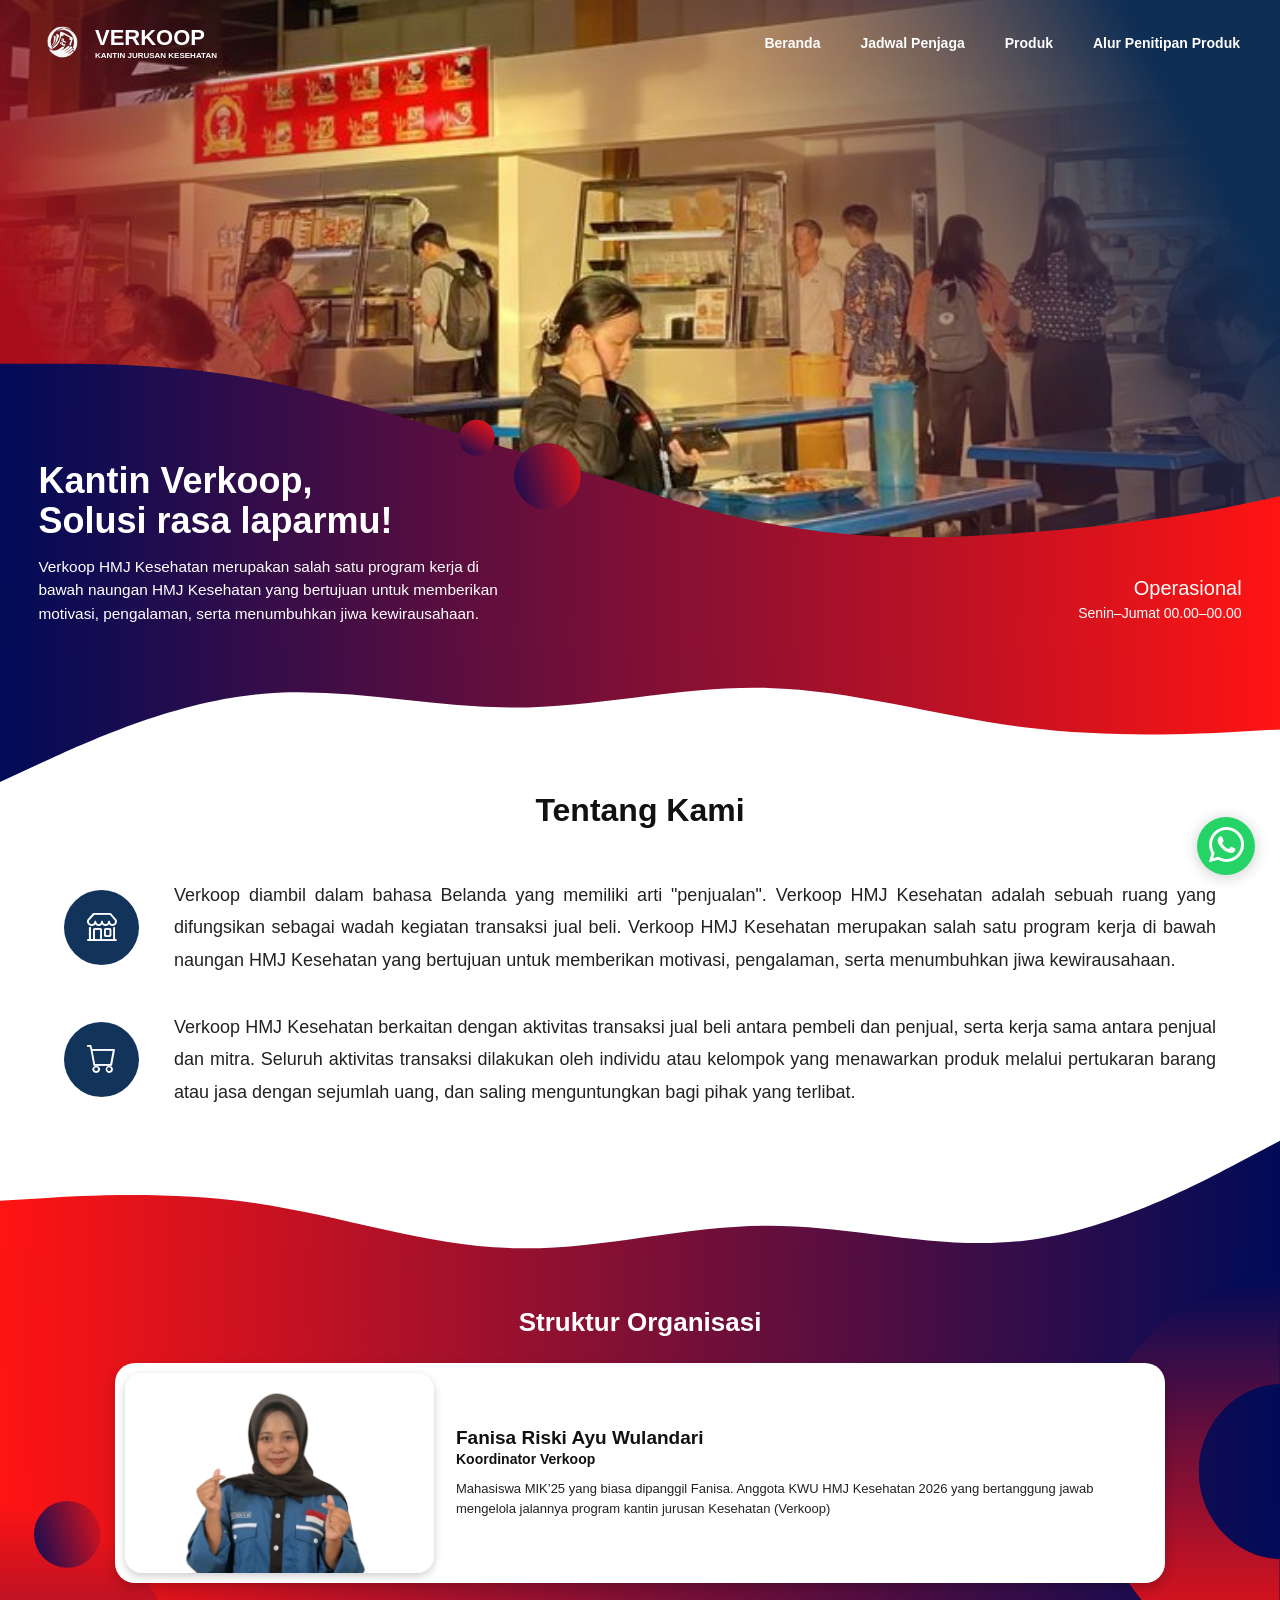
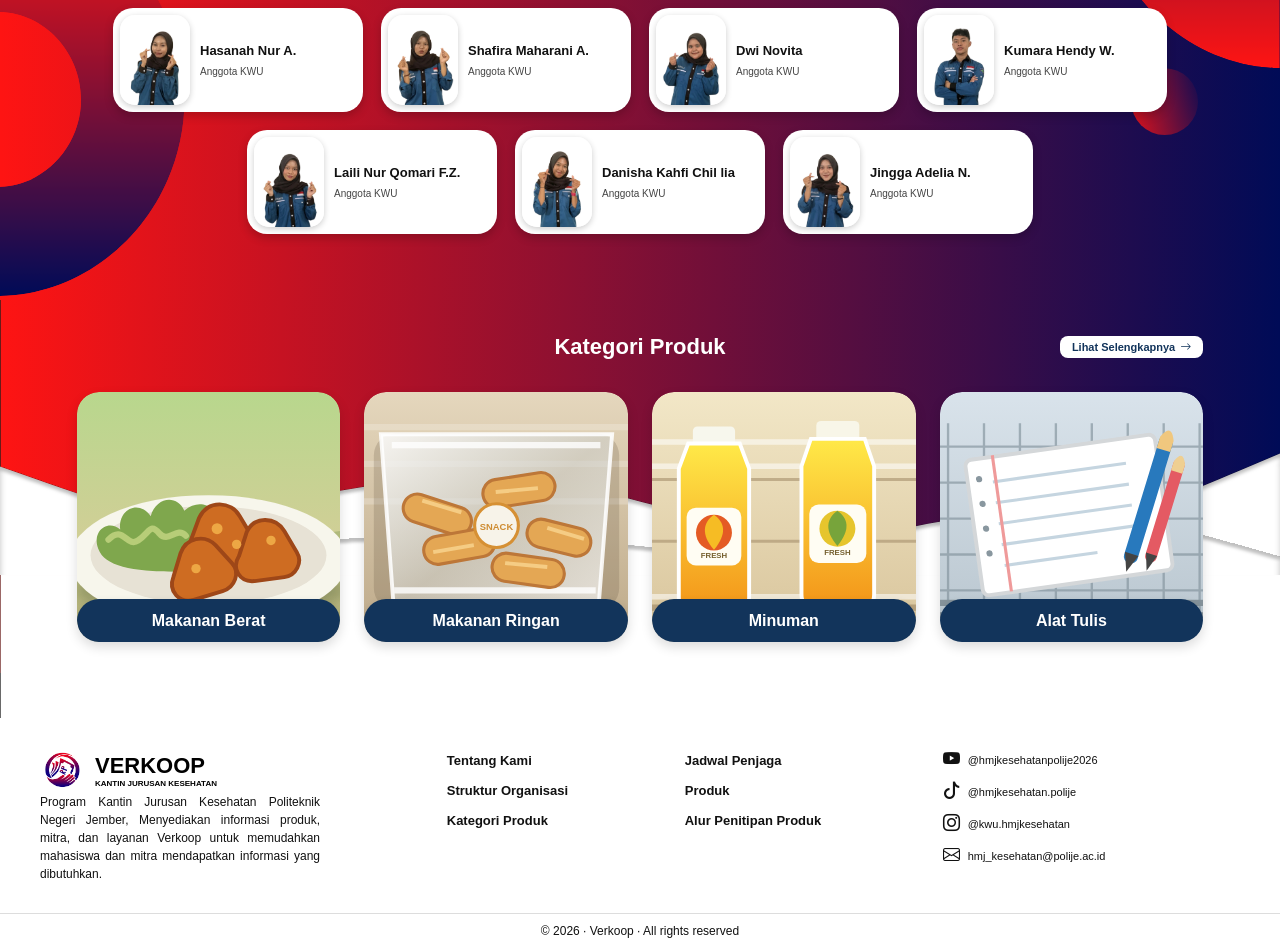
<file: index.html>
<!DOCTYPE html>
<html lang="id">

<head>
    <meta charset="UTF-8">
    <meta name="viewport" content="width=device-width, initial-scale=1.0">
    <title>Verkoop | Kantin Jurusan Kesehatan</title>
    <link rel="stylesheet" href="https://cdn.jsdelivr.net/npm/bootstrap-icons@1.11.3/font/bootstrap-icons.min.css">

    <link rel="stylesheet" href="css/header.css">
    <link rel="stylesheet" href="css/banner.css">
    <link rel="stylesheet" href="css/tentang.css">
    <link rel="stylesheet" href="css/struktur.css">
    <link rel="stylesheet" href="css/kategori.css">
    <link rel="stylesheet" href="css/footer.css">
    <link rel="stylesheet" href="css/whatsapp.css">
    <style>
        body {
            margin: 0;
            padding: 0;
            font-family: Arial, sans-serif;
        }
    </style>
</head>

<body>
    <div id="header"></div>

    <main>
        <div id="banner"></div>
        <div id="tentang"></div>
        <div id="struktur"></div>
        <div id="kategori"></div>
    </main>

    <div id="footer"></div>
    
    <div id="whatsapp"></div>

<script>
    async function loadComponent(id, file) {
        try {
            const response = await fetch(file);

            if (!response.ok) {
                throw new Error(`Gagal memuat ${file}`);
            }

            const data = await response.text();
            document.getElementById(id).innerHTML = data;

        } catch (error) {
            console.error(error);
        }
    }
    
    loadLandingPage();

    function initHeaderScroll() {
    const header = document.querySelector('.main-header');

    if (!header) return;

    function handleScroll() {
        if (window.scrollY > 50) {
            header.classList.add('scrolled');
        } else {
            header.classList.remove('scrolled');
        }
    }

    window.addEventListener('scroll', handleScroll);

    // Memeriksa posisi scroll saat halaman pertama kali dimuat
    handleScroll();
}


    async function loadLandingPage() {
        await loadComponent('header', 'components/header.html');
        initHeaderScroll();
        await loadComponent('banner', 'pages/banner.html');
        await loadComponent('tentang', 'pages/tentang.html');
        await loadComponent('struktur', 'pages/struktur.html');
        await loadComponent('kategori', 'pages/kategori.html');
        await loadComponent('footer', 'components/footer.html');
        await loadComponent('whatsapp', 'components/whatsapp.html');
    }
</script>
</body>
</html>
</file>
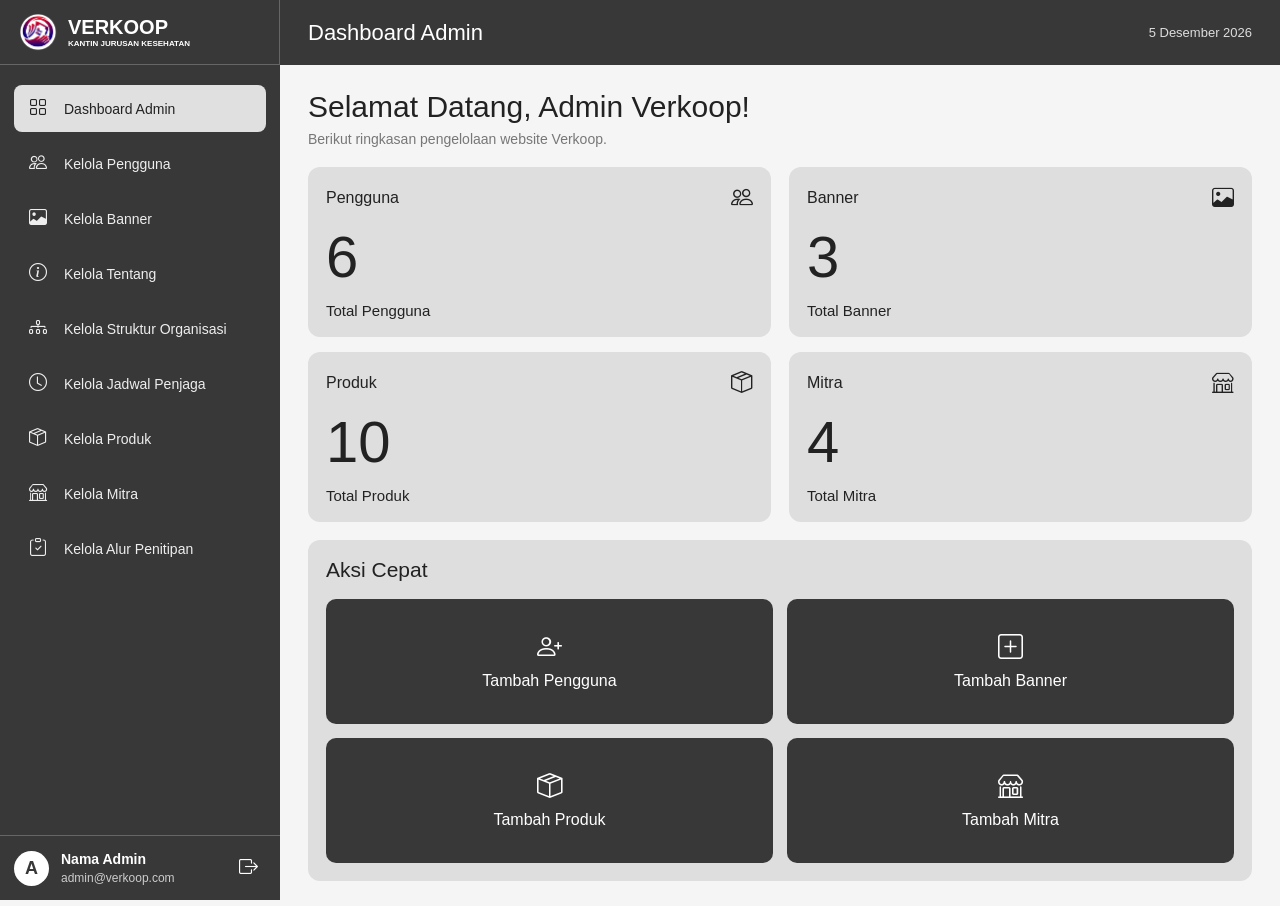
<file: admin/dashboard.html>
<!DOCTYPE html>
<html lang="id">
<head>
    <meta charset="UTF-8">
    <meta name="viewport" content="width=device-width, initial-scale=1.0">

    <title>Dashboard Admin | Verkoop</title>

    <link rel="stylesheet"
        href="https://cdn.jsdelivr.net/npm/bootstrap-icons@1.11.3/font/bootstrap-icons.min.css">

    <link rel="stylesheet" href="css/admin.css">
    <link rel="stylesheet" href="css/dashboard.css">
</head>

<body>

    <div class="admin-layout">

        <!-- SIDEBAR -->
        <div id="sidebar-container"></div>

        <!-- AREA UTAMA -->
        <main class="main-area">

            <!-- HEADER -->
            <div id="header-container"></div>

            <!-- KONTEN DASHBOARD -->
            <section class="dashboard-content">

                <div class="welcome-section">
                    <h2>Selamat Datang, Admin Verkoop!</h2>
                    <p>Berikut ringkasan pengelolaan website Verkoop.</p>
                </div>

                <!-- KARTU STATISTIK -->
                <div class="stats-grid">

                    <div class="stat-card">
                        <div class="stat-top">
                            <span>Pengguna</span>
                            <i class="bi bi-people"></i>
                        </div>
                        <h3>6</h3>
                        <p>Total Pengguna</p>
                    </div>

                    <div class="stat-card">
                        <div class="stat-top">
                            <span>Banner</span>
                            <i class="bi bi-image"></i>
                        </div>
                        <h3>3</h3>
                        <p>Total Banner</p>
                    </div>

                    <div class="stat-card">
                        <div class="stat-top">
                            <span>Produk</span>
                            <i class="bi bi-box-seam"></i>
                        </div>
                        <h3>10</h3>
                        <p>Total Produk</p>
                    </div>

                    <div class="stat-card">
                        <div class="stat-top">
                            <span>Mitra</span>
                            <i class="bi bi-shop"></i>
                        </div>
                        <h3>4</h3>
                        <p>Total Mitra</p>
                    </div>

                </div>

                <!-- AKSI CEPAT -->
                <section class="quick-actions">

                    <h3>Aksi Cepat</h3>

                    <div class="action-grid">

                        <a href="pages/user.html" class="action-card">
                            <i class="bi bi-person-plus"></i>
                            <span>Tambah Pengguna</span>
                        </a>

                        <a href="pages/informasi.html" class="action-card">
                            <i class="bi bi-plus-square"></i>
                            <span>Tambah Banner</span>
                        </a>

                        <a href="pages/produk.html" class="action-card">
                            <i class="bi bi-box-seam"></i>
                            <span>Tambah Produk</span>
                        </a>

                        <a href="pages/mitra.html" class="action-card">
                            <i class="bi bi-shop"></i>
                            <span>Tambah Mitra</span>
                        </a>

                    </div>

                </section>

            </section>

        </main>

    </div>

    <script src="js/admin.js"></script>

</body>
</html>
</file>
<file: css/header.css>
.main-header {
    position: fixed;
    top: 0;
    left: 0;
    width: 100%;
    z-index: 1000;

    padding: 20px 0;

    background: transparent;
    transition: background 0.3s ease,
        box-shadow 0.3s ease,
        padding 0.3s ease;
}

.main-header.scrolled {
    background: rgba(255, 255, 255, 0.85);
backdrop-filter: blur(10px);
-webkit-backdrop-filter: blur(10px);
    padding: 15px 0;
    box-shadow: 0 3px 15px rgba(0, 0, 0, 0.1);
}

.main-header.scrolled .brand {
    color: #000000;
}

.main-header.scrolled .main-nav a {
    color: #000000;
}

.main-header.scrolled .main-nav a:hover {
    color: #e30613;
}

.header-container {
    width: 95%;
    max-width: 1200px;
    margin: auto;

    display: flex;
    align-items: center;
    justify-content: space-between;
}

.brand {
    display: flex;
    align-items: center;
    gap: 10px;
    text-decoration: none;
    color: white;
}

.brand img {
    width: 45px;
    height: 45px;
    object-fit: contain;
}

.logo-dark {
    display: none;
}

.main-header.scrolled .logo-light {
    display: none;
}

.main-header.scrolled .logo-dark {
    display: block;
}

.brand-teks {
    display: flex;
    flex-direction: column;
}

.brand-name {
    font-size: 22px;
    font-weight: 800;
    text-transform: uppercase;
}

.brand-tagline {
    font-size: 8px;
    font-weight: 600;
    text-transform: uppercase;
}

.main-nav ul {
    display: flex;
    align-items: center;
    gap: 40px;
    list-style: none;
    margin: 0;
    padding: 0;
}

.main-nav a {
    color: white;
    text-decoration: none;
    font-size: 14px;
    font-weight: 600;
    transition: color 0.3s ease;
}

.main-nav a:hover {
    color: #ffd166;
}
</file>
<file: css/banner.css>
.hero-banner {
    position: relative;
    width: 100%;
    height: min(100vh, 650px);
    min-height: 420px;
    overflow: hidden;
}

.hero-background {
    position: absolute;
    top: 0;
    left: 0;

    width: 100%;
    height: 100%;

    object-fit: cover;
    object-position: center;

    z-index: 0;
}


.hero-overlay {
    position: absolute;
    top: 0;
    left: 0;

    width: 100%;
    height: 100%;

    object-fit: cover;
    object-position: center;

    z-index: 1;
    pointer-events: none;
}

.hero-content {
    position: absolute;
    left: 3%;
    right: 3%;
    bottom: 24px;

    z-index: 2;

    display: flex;
    align-items: flex-end;
    justify-content: space-between;
    gap: 30px;

    color: #ffffff;
}

.hero-description {
    max-width: 650px;
    width: 40%;
}

.hero-description h1 {
    font-size: clamp(24px, 3.2vw, 36px);
    font-weight: 800;
    line-height: 1.1;
    margin: 0 0 14px;
}

.hero-description p {
    font-size: clamp(13px, 1.2vw, 16px);
    font-weight: 500;
    line-height: 1.55;
    margin: 0;
}

.hero-operational {
    min-width: 180px;
    text-align: right;
    padding-bottom: 5px;
}

.hero-operational h2 {
    font-size: 20px;
    font-weight: 500;
    margin: 0 0 5px;
}

.hero-operational p {
    font-size: 14px;
    margin: 0;
}

@media (max-width: 600px) {
    .hero-bottom-vector {
        height: 130px;
    }
}
</file>
<file: css/tentang.css>
.about-section {
    position: relative;
    width: 100%;
    min-height: 600px;
    padding: 45px 0;
    box-sizing: border-box;

    background: #ffffff;

    display: flex;
    align-items: center;
    justify-content: center;

    overflow: hidden;
}

.about-overlay {
    position: absolute;
    inset: 0;

    width: 100%;
    height: 100%;

    object-fit: cover;
    object-position: center;

    z-index: 0;
    pointer-events: none;
}

.about-container {
    position: relative;
    z-index: 1;

    width: 90%;
    
    margin: auto;
}

.about-container h2 {
    text-align: center;

    font-size: clamp(25px, 3vw, 32px);
    font-weight: 800;

    color: #111111;

    margin: 0 0 50px;
}

.about-content {
    display: flex;
    flex-direction: column;
    gap: 35px;
}

.about-item {
    display: flex;
    align-items: center;
    gap: 35px;
}

.about-icon {
    width: 75px;
    height: 75px;
    min-width: 75px;

    border-radius: 50%;
    background: #12345B;

    display: flex;
    align-items: center;
    justify-content: center;
}

.about-icon i {
    font-size: 30px;
    color: #ffffff;
}

.about-item p {
    flex: 1;

    margin: 0;

    font-size: 18px;
    font-weight: 500;
    line-height: 1.8;

    text-align: justify;
    color: #222222;
}
</file>
<file: css/struktur.css>
.structure-section {
    position: relative;
    width: 100%;
    min-height: 650px;
    padding: 45px 0 55px;
    box-sizing: border-box;

    display: flex;
    justify-content: center;

    overflow: hidden;
}

/* Background */
.structure-background {
    position: absolute;
    inset: 0;
    width: 100%;
    height: 100%;
    object-fit: cover;
    object-position: center;
    z-index: 0;
    pointer-events: none;
}

/* Container */
.structure-container {
    position: relative;
    z-index: 1;
    width: 90%;
    max-width: 1200px;
    margin: auto;
}

/* Heading */
.structure-container > h2 {
    text-align: center;
    color: #ffffff;
    font-size: 26px;
    font-weight: 800;
    margin: 0 0 25px;
}

/* ==============================
   COORDINATOR
============================== */

.coordinator-card {
    width: 95%;
    max-width: 1050px;
    min-height: 200px;
    margin: 0 auto 25px;
    padding: 10px;

    display: flex;
    align-items: center;
    gap: 22px;

    background: #ffffff;
    border-radius: 20px;
    box-shadow: 0 5px 12px rgba(0, 0, 0, 0.2);
    box-sizing: border-box;
}

.coordinator-image {
    width: 30%;
    min-width: 150px;
    height: 200px;
    overflow: hidden;
    border-radius: 17px;
    box-shadow: 0 3px 8px rgba(0, 0, 0, 0.2);
}

.coordinator-image img {
    width: 100%;
    height: 100%;
    object-fit: cover;
    object-position: center top;
}

.coordinator-info {
    flex: 1;
    min-width: 0;
    padding-right: 12px;
}

.coordinator-info h3 {
    font-size: 19px;
    font-weight: 800;
    margin: 0 0 2px;
    color: #111111;
}

.coordinator-info h4 {
    font-size: 14px;
    font-weight: 600;
    margin: 0 0 12px;
    color: #111111;
}

.coordinator-info p {
    display: flex;
    align-items: flex-start;
    gap: 7px;

    font-size: 13px;
    font-weight: 500;
    line-height: 1.5;
    margin: 0;
    color: #222222;
}

.coordinator-info p i {
    font-size: 20px;
    color: #aaaaaa;
}

/* ==============================
   MEMBERS
============================== */

.members-container {
    display: flex;
    flex-wrap: wrap;
    justify-content: center;
    gap: 18px;
}

.member-card {
    width: 250px;
    min-height: 100px;
    padding: 7px;

    display: flex;
    align-items: center;
    gap: 10px;

    background: #ffffff;
    border-radius: 20px;
    box-shadow: 0 4px 10px rgba(0, 0, 0, 0.2);

    box-sizing: border-box;
}

.member-image {
    width: 70px;
    height: 90px;
    min-width: 55px;

    overflow: hidden;
    border-radius: 15px;
    box-shadow: 0 2px 6px rgba(0, 0, 0, 0.2);
}

.member-image img {
    width: 100%;
    height: 100%;
    object-fit: cover;
    object-position: center top;
}

.member-info {
    min-width: 0;
}

.member-info h3 {
    font-size: 13px;
    font-weight: 800;
    line-height: 1.4;
    margin: 0 0 5px;
    color: #111111;
}

.member-info p {
    font-size: 10px;
    font-weight: 500;
    margin: 0;
    color: #444444;
}

/* ==============================
   RESPONSIVE
============================== */

@media (max-width: 768px) {

    .structure-section {
        min-height: auto;
        padding: 40px 0;
    }

    .structure-container {
        width: 92%;
    }

    .coordinator-card {
        width: 100%;
        gap: 14px;
    }

    .coordinator-image {
        width: 35%;
        min-width: 120px;
        height: 110px;
    }

    .coordinator-info h3 {
        font-size: 15px;
    }

    .coordinator-info h4 {
        font-size: 12px;
    }

    .coordinator-info p {
        font-size: 11px;
    }

    .member-card {
        width: calc(50% - 8px);
    }
}

@media (max-width: 480px) {

    .structure-container > h2 {
        font-size: 22px;
    }

    .coordinator-card {
        flex-direction: column;
        align-items: stretch;
        padding: 12px;
    }

    .coordinator-image {
        width: 100%;
        height: 180px;
    }

    .coordinator-info {
        padding: 5px;
    }

    .member-card {
        width: 100%;
    }
}
</file>
<file: css/kategori.css>
.category-section {
    position: relative;
    width: 100%;
    min-height: 320px;
    padding: 34px 0 76px;
    box-sizing: border-box;

    background-image: url("../assets/images/background4.svg");
    background-repeat: no-repeat;
    background-position: top center;
    background-size: 100% 100%;

    overflow: hidden;
}

.category-container {
    position: relative;
    z-index: 1;

    width: 88%;
    max-width: 1200px;
    margin: 0 auto;
}

.category-heading {
    position: relative;
    display: flex;
    align-items: center;
    justify-content: center;

    margin-bottom: 32px;
}

.category-heading h2 {
    color: #ffffff;
    font-size: 22px;
    font-weight: 800;
    margin: 0;
    text-align: center;
}

.category-more {
    position: absolute;
    right: 0;

    display: inline-flex;
    align-items: center;
    gap: 5px;

    padding: 5px 12px;
    border-radius: 8px;

    background: #ffffff;
    color: #12345B;

    font-size: 11px;
    font-weight: 700;
    text-decoration: none;

    transition: .3s ease;
}

.category-more:hover {
    background: #12345B;
    color: #ffffff;
}

.category-list {
    display: grid;
    grid-template-columns: repeat(4, minmax(0, 1fr));
    gap: 24px;
}

.category-card {
    position: relative;
    display: block;

    height: 250px;
    border-radius: 22px;

    text-decoration: none;
    overflow: hidden;
    box-shadow: 0 5px 12px rgba(0, 0, 0, .14);

    transition: transform .3s ease;
}

.category-card:hover {
    transform: translateY(-6px);
}

.category-card img {
    width: 100%;
    height: 100%;

    display: block;
    object-fit: cover;

    border-radius: 22px;
}

.category-name {
    position: absolute;
    left: 0;
    right: 0;
    bottom: -1px;

    min-height: 44px;
    padding: 8px 12px;

    display: flex;
    align-items: center;
    justify-content: center;

    background: #12345B;
    color: #ffffff;

    border-radius: 26px;
    box-shadow: 0 5px 10px rgba(0, 0, 0, .2);

    font-size: 16px;
    font-weight: 700;
    text-align: center;

    box-sizing: border-box;
    transition: .3s ease;
}

.category-card:hover .category-name {
    background: #e30613;
}
</file>
<file: css/footer.css>
.main-footer {
        width: 100%;
        background-color: #ffffff;
        color: #111111;

    }

    .footer-container {
        width: 95%;
        max-width: 1200px;
        margin: auto;
        padding: 30px 0;

        display: grid;
        grid-template-columns: 1.2fr 1.5fr 1fr;
        gap: 50px;
    }

    .footer-logo {
        display: inline-flex;
        align-items: center;
        gap: 10px;
        text-decoration: none;
        color: #111111;
        margin-bottom: 12px;
    }

    .footer-logo img {
        width: 42px;
        height: 42px;
        object-fit: contain;
    }

    .footer-brand-text h2 {
        font-size: 22px;
        font-weight: 800;
        margin: 0;
        line-height: 1.2;
    }

    .footer-brand-text span {
        font-size: 7px;
        font-weight: 700;
        text-transform: uppercase;
    }

    .brand-text {
        display: flex;
        flex-direction: column;
    }

    .brand-text span {
        color: #000000;
    }

    .footer-brand p {
        max-width: 280px;
        font-size: 12px;
        line-height: 1.5;
        text-align: justify;
        margin: 0;
    }

    .footer-navigation {
        display: grid;
        grid-template-columns: 1fr 1fr;
        gap: 30px;
        padding-top: 5px;
    }

    .footer-nav-column {
        display: flex;
        flex-direction: column;
        gap: 15px;
    }

    .footer-nav-column a {
        color: #111111;
        font-size: 13px;
        font-weight: 600;
        text-decoration: none;
        transition: 0.3s;
    }

    .footer-nav-column a:hover {
        color: #b20d2c;
    }

    .footer-contact {
        display: flex;
        flex-direction: column;
        gap: 12px;
        padding-top: 2px;
    }

    .footer-contact a {
        display: flex;
        align-items: center;
        gap: 10px;

        color: #111111;
        font-size: 11px;
        text-decoration: none;
    }

    .footer-contact i {
        width: 15px;
        font-size: 17px;
        text-align: center;
    }

    .footer-contact a:hover {
        color: #b20d2c;
    }

    .footer-bottom {
        border-top: 1px solid #dddddd;
        text-align: center;
        padding: 10px 15px;
    }

    .footer-bottom p {
        font-size: 12px;
        margin: 0;
    }
</file>
<file: css/whatsapp.css>
.whatsapp-float {
    position: fixed;
    width: 58px;
    height: 58px;
    bottom: 25px;
    right: 25px;
    background-color: #25d366;
    color: #fff;
    border-radius: 50px;
    font-size: 35px;
    text-decoration: none;
    box-shadow: 0 2px 15px rgba(0, 0, 0, 0.2);
    z-index: 9999;
    transition: all 0.3s ease;
}

.whatsapp-float i {
    position: absolute;
    top: 50%;
    left: 50%;
    transform: translate(-50%, -50%);
}

.whatsapp-float:hover {
    background-color: #1ebe5d;
    color: #fff;
    transform: scale(1.1);
}
</file>
<file: admin/css/admin.css>
* {
    margin: 0;
    padding: 0;
    box-sizing: border-box;
}

body {
    font-family: Arial, Helvetica, sans-serif;
    background: #f5f5f5;
    color: #222;
}

a {
    text-decoration: none;
    color: inherit;
}

/* LAYOUT UTAMA */
.admin-layout {
    min-height: 100vh;
}

/* SIDEBAR */
.sidebar {
    position: fixed;
    top: 0;
    left: 0;
    width: 280px;
    min-width: 280px;
    height: 100vh;

    overflow-y: auto;
    scrollbar-width: none;
    -ms-overflow-style: none;

    background: #383838;
    color: white;

    display: flex;
    flex-direction: column;

    z-index: 1000;
}

.sidebar::-webkit-scrollbar {
    display: none;
}

.sidebar-brand {
    position: sticky;
    top: 0;
    z-index: 10;

    height: 65px;
    min-height: 65px;
    gap: 10px;

    display: flex;
    align-items: center;

    padding: 14px 18px;
    border-bottom: 1px solid #666;
    border-right: 1px solid #666;

    background: #383838;
}

.sidebar-brand img {
    width: 40px;
    height: 40px;
    object-fit: contain;
}

.brand-text {
    display: flex;
    flex-direction: column;
}

.brand-name {
    font-size: 20px;
    font-weight: 800;
    text-transform: uppercase;
}

.brand-tagline {
    font-size: 8px;
    font-weight: 600;
    text-transform: uppercase;
}

/* NAVIGASI */
.sidebar-nav {
    padding: 20px 14px;
    display: flex;
    flex-direction: column;
    gap: 8px;
}

.nav-link {
    display: flex;
    align-items: center;
    gap: 13px;
    padding: 13px 15px;
    border-radius: 8px;
    font-size: 14px;
    color: #eee;
    transition: 0.2s;
}

.nav-link i {
    font-size: 18px;
    min-width: 22px;
}

.nav-link:hover {
    background: #505050;
}

.nav-link.active {
    background: #e0e0e0;
    color: #222;
}


/* PROFIL ADMIN SIDEBAR */
.sidebar-profile {
    position: sticky;
    bottom: 0;

    display: flex;
    align-items: center;
    gap: 12px;

    padding: 14px;
    margin-top: auto;

    border-top: 1px solid #666;
    background: #383838;

    z-index: 20;
}

/* AVATAR */
.profile-avatar {
    width: 35px;
    height: 35px;
    min-width: 35px;

    border-radius: 50%;
    background: #fff;
    color: #383838;

    display: flex;
    align-items: center;
    justify-content: center;

    font-weight: bold;
    font-size: 18px;
}

/* INFORMASI PROFIL */
.profile-info {
    flex: 1;
    min-width: 0;
}

.profile-info h4 {
    font-size: 14px;
    font-weight: 600;
}

.profile-info p {
    font-size: 12px;
    color: #ccc;
    margin-top: 4px;
}

/* TOMBOL LOGOUT */
.logout-button {
    width: 36px;
    height: 36px;
    min-width: 36px;

    display: flex;
    align-items: center;
    justify-content: center;

    border-radius: 8px;
    color: #fff;

    font-size: 19px;
    transition: 0.2s;
}

.logout-button:hover {
    background: #dc3545;
    color: #fff;
}

/* AREA KONTEN */
.main-area {
    margin-left: 280px;
    min-height: 100vh;

    display: flex;
    flex-direction: column;
}

/* HEADER */
.admin-header {
    position: fixed;
    top: 0;
    left: 280px;
    right: 0;

    height: 65px;
    min-height: 65px;

    background: #383838;
    color: white;

    padding: 15px 28px;

    display: flex;
    align-items: center;
    justify-content: space-between;

    z-index: 900;
}

.header-title h1 {
    font-size: 22px;
    font-weight: 500;
}

.header-right {
    display: flex;
    align-items: center;
    gap: 25px;
}

.header-date {
    font-size: 13px;
    color: #ddd;
}

.header-admin {
    display: flex;
    align-items: center;
    gap: 10px;
}

.header-admin h4 {
    font-size: 14px;
    font-weight: 500;
}

.header-admin p {
    font-size: 12px;
    color: #ccc;
    margin-top: 4px;
}
</file>
<file: admin/css/dashboard.css>
/* KONTEN DASHBOARD */
.dashboard-content {
    margin-top: 65px;
    padding: 25px 28px;
    flex: 1;
}

.welcome-section {
    margin-bottom: 20px;
}

.welcome-section h2 {
    font-size: 30px;
    font-weight: 500;
    margin-bottom: 7px;
}

.welcome-section p {
    font-size: 14px;
    color: #777;
}

/* STATISTIK */
.stats-grid {
    display: grid;
    grid-template-columns: repeat(2, minmax(0, 1fr));
    gap: 15px 18px;
}

.stat-card {
    background: #dedede;
    min-height: 170px;
    padding: 18px;
    border-radius: 12px;
    display: flex;
    flex-direction: column;
    justify-content: space-between;
}

.stat-top {
    display: flex;
    align-items: center;
    justify-content: space-between;
    font-size: 16px;
}

.stat-top i {
    font-size: 22px;
}

.stat-card h3 {
    font-size: 58px;
    font-weight: 400;
    line-height: 1;
}

.stat-card p {
    font-size: 15px;
}

/* AKSI CEPAT */
.quick-actions {
    margin-top: 18px;
    padding: 18px;
    background: #dedede;
    border-radius: 12px;
}

.quick-actions h3 {
    font-size: 21px;
    font-weight: 500;
    margin-bottom: 17px;
}

.action-grid {
    display: grid;
    grid-template-columns: repeat(2, minmax(0, 1fr));
    gap: 14px;
}

.action-card {
    min-height: 125px;
    background: #383838;
    color: white;
    border-radius: 10px;
    display: flex;
    flex-direction: column;
    align-items: center;
    justify-content: center;
    gap: 10px;
    font-size: 16px;
    transition: 0.2s;
}

.action-card i {
    font-size: 25px;
}

.action-card:hover {
    background: #505050;
    transform: translateY(-2px);
}
</file>
